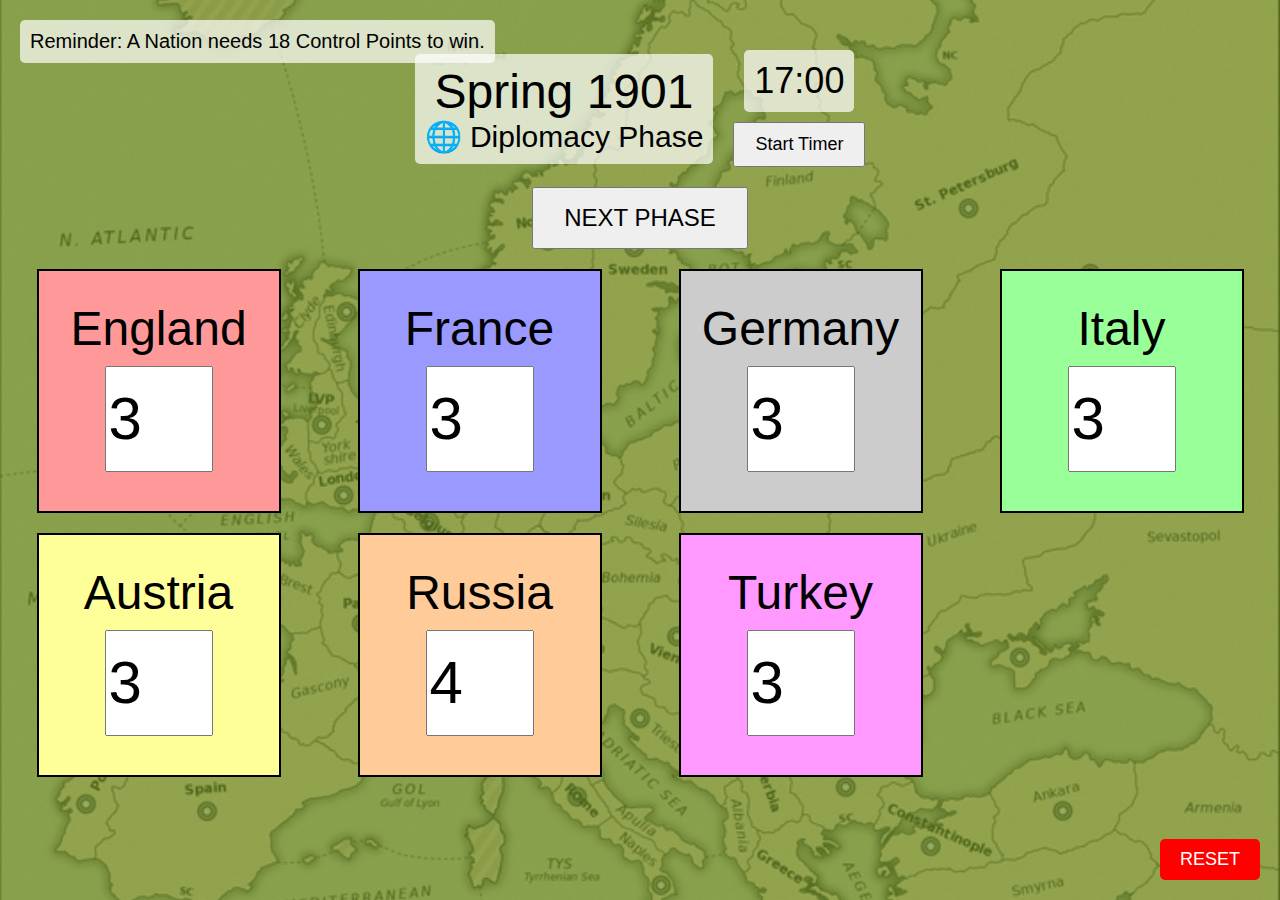
<file: index.html>
<!DOCTYPE html>
<html lang="en">
  <head>
    <meta charset="UTF-8" />
    <meta name="viewport" content="width=device-width, initial-scale=1.0" />
    <link rel="stylesheet" href="style.css" />
    <title>Diplomacy Turn Tracker</title>
  </head>
  <body>
    <div class="overlay"></div>
    <div class="reminder">
      Reminder: A Nation needs 18 Control Points to win.
    </div>
    <div class="header">
      <div class="turn-phase-container">
        <div class="turn-display" id="turnDisplay">Spring 1901</div>
        <div class="phase-display" id="phaseDisplay">Diplomacy Phase</div>
      </div>
      <div class="timer-container">
        <div class="timer-display" id="timerDisplay">00:00</div>
        <button id="startTimerButton">Start Timer</button>
      </div>
    </div>
    <button id="nextPhaseButton">NEXT PHASE</button>
    <div class="grid-container">
      <div class="england">
        <div>England</div>
        <div class="cp-input">
          <input type="number" id="englandCP" value="3" min="0" />
        </div>
      </div>
      <div class="france">
        <div>France</div>
        <div class="cp-input">
          <input type="number" id="franceCP" value="3" min="0" />
        </div>
      </div>
      <div class="germany">
        <div>Germany</div>
        <div class="cp-input">
          <input type="number" id="germanyCP" value="3" min="0" />
        </div>
      </div>
      <div class="italy">
        <div>Italy</div>
        <div class="cp-input">
          <input type="number" id="italyCP" value="3" min="0" />
        </div>
      </div>
      <div class="austria">
        <div>Austria</div>
        <div class="cp-input">
          <input type="number" id="austriaCP" value="3" min="0" />
        </div>
      </div>
      <div class="russia">
        <div>Russia</div>
        <div class="cp-input">
          <input type="number" id="russiaCP" value="4" min="0" />
        </div>
      </div>
      <div class="turkey">
        <div>Turkey</div>
        <div class="cp-input">
          <input type="number" id="turkeyCP" value="3" min="0" />
        </div>
      </div>
    </div>
    <button id="resetButton">RESET</button>

    <!-- Add an audio element for the alarm sound -->
    <audio id="timerSound" src="alarm.mp3"></audio>

    <script src="script.js"></script>
  </body>
</html>
</file>
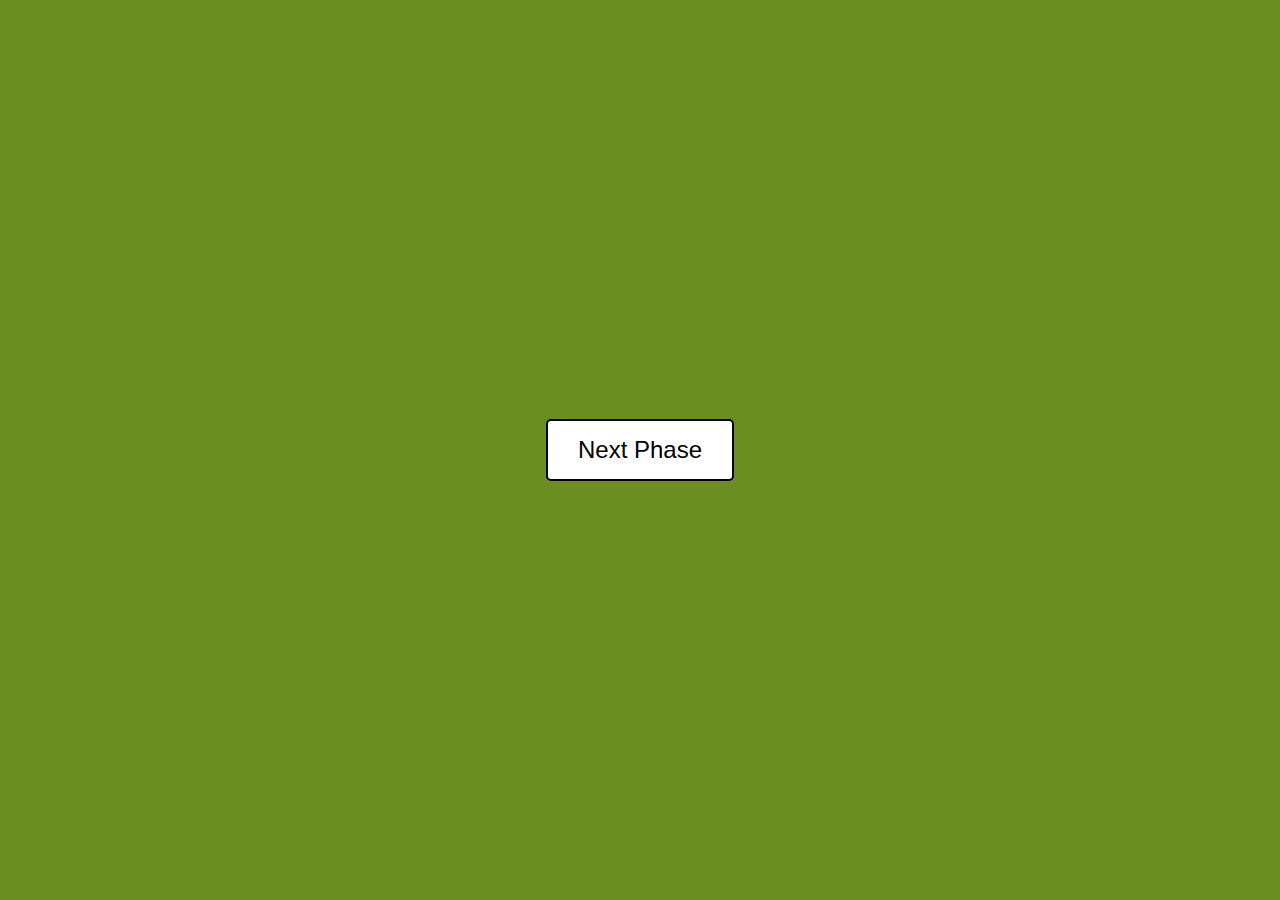
<file: nextphase.html>
<!DOCTYPE html>
<html lang="en">
<head>
    <meta charset="UTF-8">
    <meta name="viewport" content="width=device-width, initial-scale=1.0">
    <title>Next Phase</title>
    <style>
        body {
            display: flex;
            justify-content: center;
            align-items: center;
            height: 100vh;
            margin: 0;
            background-color: #6B8E23; /* Olive drab background */
            font-family: Arial, sans-serif;
        }
        .next-phase-button {
            font-size: 24px;
            padding: 15px 30px;
            background-color: white;
            color: black;
            border: 2px solid black;
            border-radius: 5px;
            cursor: pointer;
        }
    </style>
</head>
<body>
    <button class="next-phase-button">Next Phase</button>
</body>
</html>
</file>
<file: style.css>
@import url('https://fonts.googleapis.com/css2?family=Nunito&display=swap');

body {
  font-family: Arial, sans-serif;
  text-align: center;
  margin-top: 50px;
  background-image: url('map_720.png');
  background-size: cover;
  background-repeat: no-repeat;
  background-attachment: fixed;
  background-position: center;
}

.overlay {
  background-color: rgba(
    107,
    142,
    35,
    0.7
  ); /* Olive drab color with 70% opacity */
  position: absolute;
  top: 0;
  left: 0;
  width: 100%;
  height: 100%;
  z-index: -1;
}

.reminder {
  position: absolute;
  top: 20px;
  left: 20px;
  font-size: 20px;
  background-color: rgba(
    255,
    255,
    255,
    0.7
  ); /* Semi-transparent white background */
  padding: 10px;
  border-radius: 5px;
}

.header {
  display: flex;
  align-items: center;
  justify-content: center;
  gap: 20px;
  margin-bottom: 20px;
}

.turn-phase-container {
  text-align: center;
  background-color: rgba(
    255,
    255,
    255,
    0.7
  ); /* Semi-transparent white background */
  padding: 10px;
  border-radius: 5px;
}

.turn-display {
  font-size: 48px;
}

.phase-display {
  font-size: 30px;
}

.timer-container {
  display: flex;
  flex-direction: column;
  align-items: center;
}

.timer-display {
  font-size: 36px;
  background-color: rgba(
    255,
    255,
    255,
    0.7
  ); /* Semi-transparent white background */
  padding: 10px;
  border-radius: 5px;
  margin-bottom: 10px;
}

#startTimerButton {
  font-size: 18px;
  padding: 10px 20px;
}

#nextPhaseButton {
  font-size: 24px;
  padding: 15px 30px;
  margin-bottom: 20px;
}

.grid-container {
  display: grid;
  grid-template-columns: repeat(4, 1fr);
  grid-gap: 20px;
  justify-items: center;
}

.grid-container > div {
  border: 2px solid #000;
  width: 240px; /* Ensure the box is square by defining both width and height */
  height: 240px; /* Ensure the box is square by defining both width and height */
  display: flex;
  flex-direction: column;
  justify-content: center;
  align-items: center;
}

.grid-container > div > div {
  font-size: 48px; /* Enlarged text for the country names */
  margin-bottom: 10px;
}

.cp-input input {
  width: 100px; /* Enlarged CP displays */
  height: 100px; /* Enlarged CP displays */
  font-size: 60px; /* Enlarged text for the CP displays */
}

.england {
  background-color: #ff9999;
} /* Light Red */
.france {
  background-color: #9999ff;
} /* Light Blue */
.germany {
  background-color: #cccccc;
} /* Light Gray */
.italy {
  background-color: #99ff99;
} /* Light Green */
.austria {
  background-color: #ffff99;
} /* Light Yellow */
.russia {
  background-color: #ffcc99;
} /* Light Orange */
.turkey {
  background-color: #ff99ff;
} /* Light Pink */

#resetButton {
  font-size: 18px;
  padding: 10px 20px;
  background-color: red;
  color: white;
  border: none;
  border-radius: 5px;
  position: absolute;
  bottom: 20px;
  right: 20px;
}
</file>
